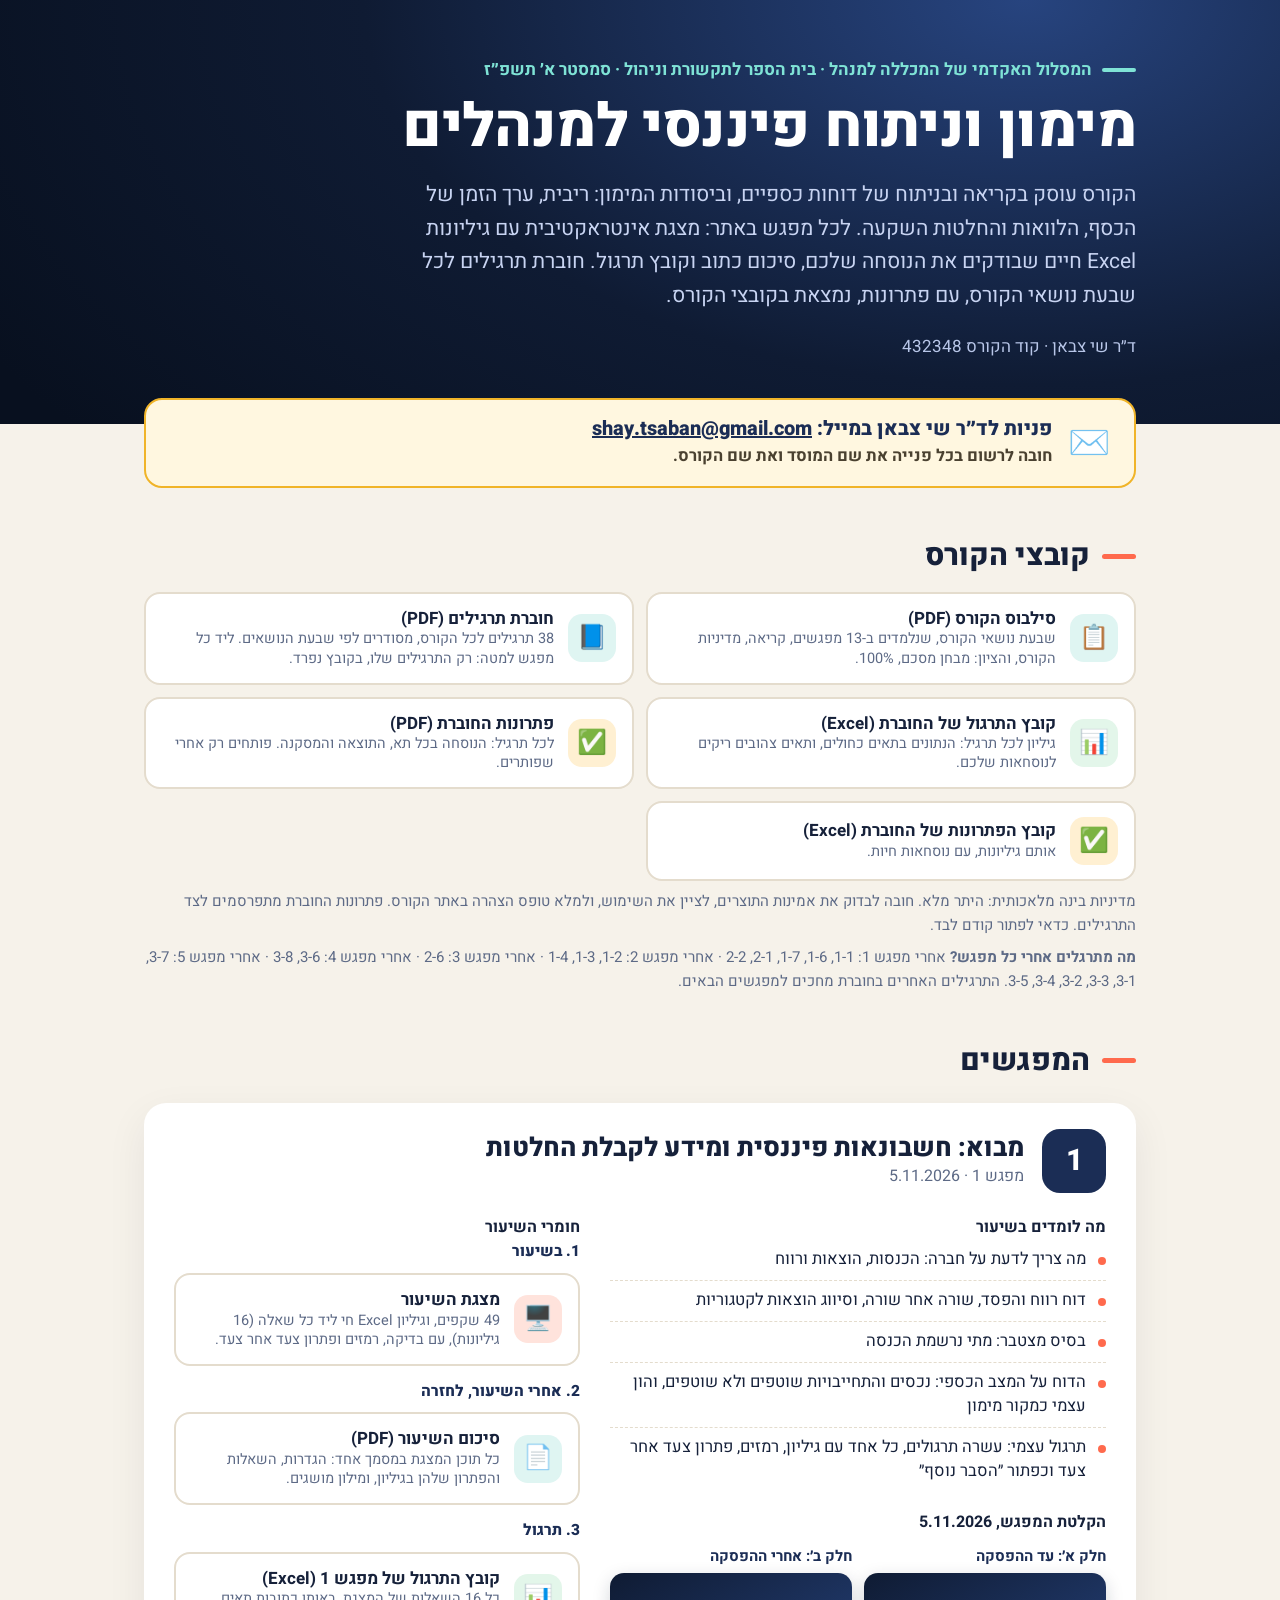
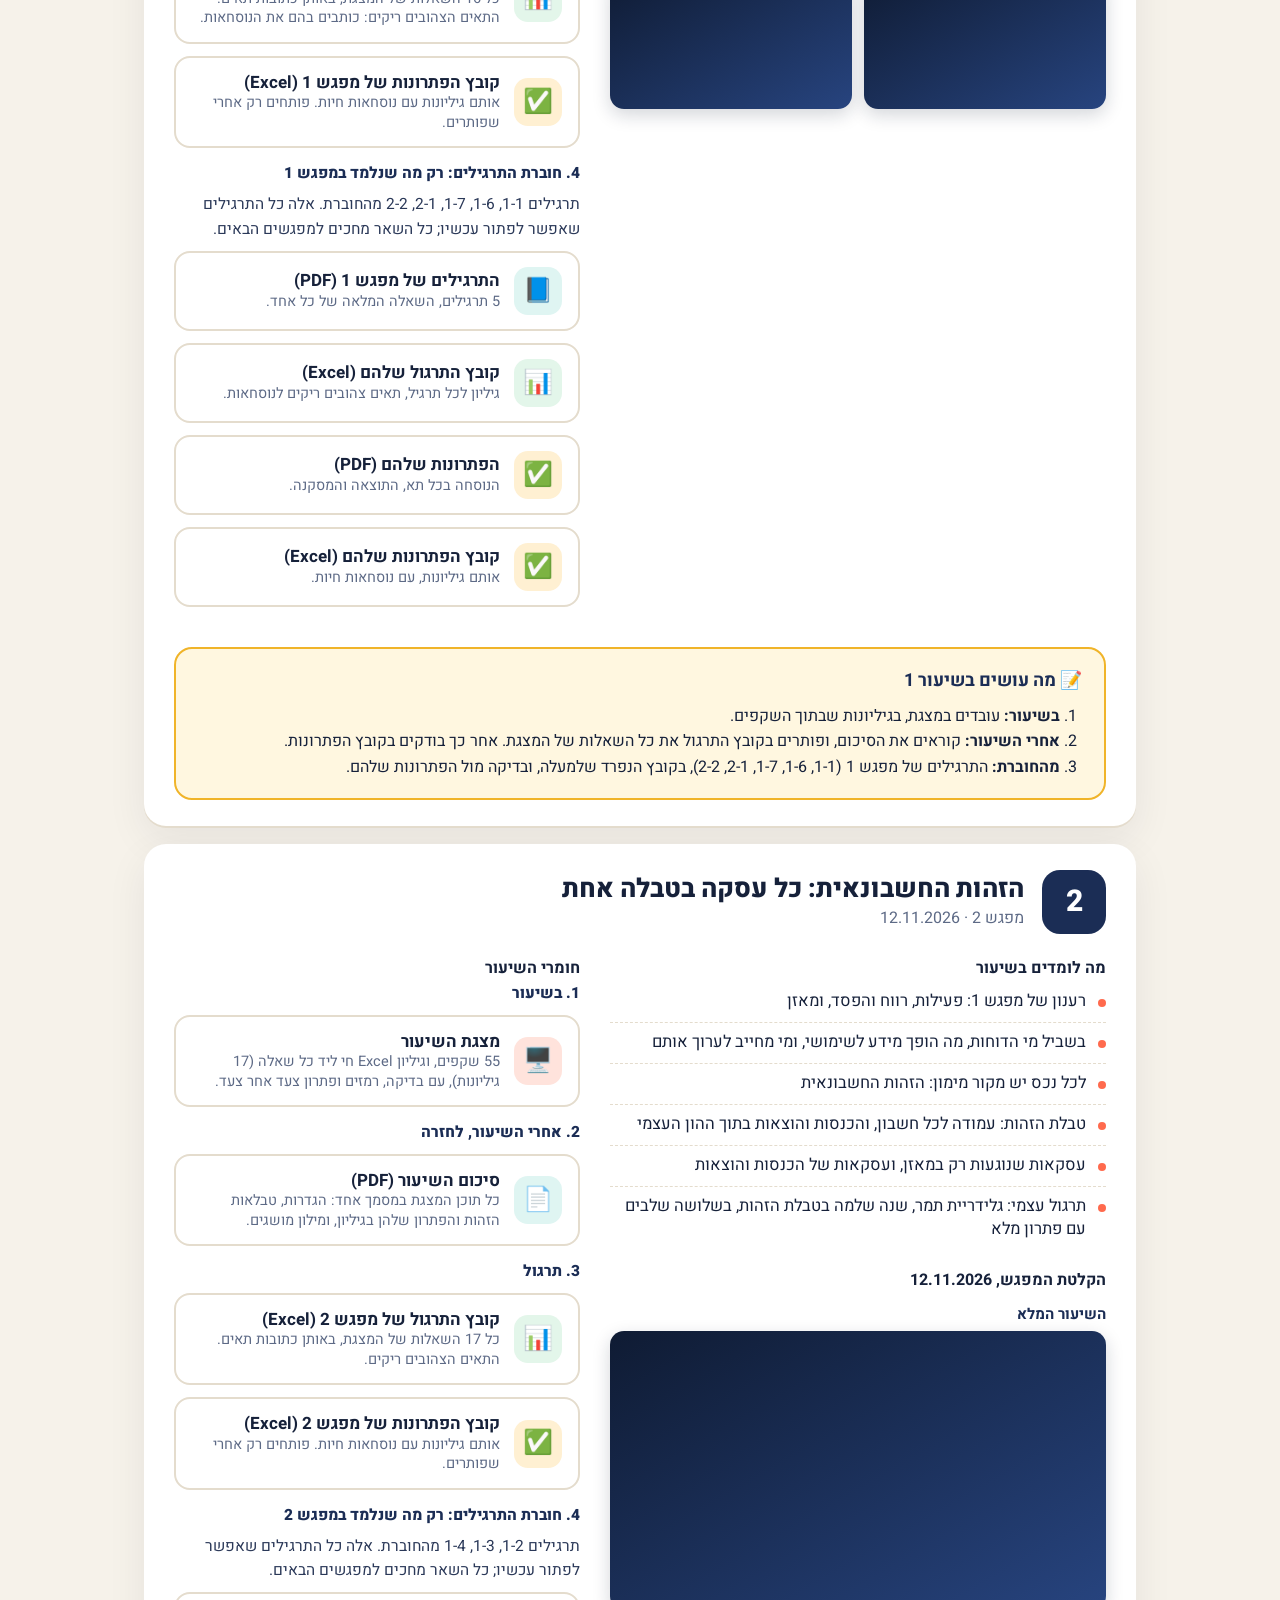
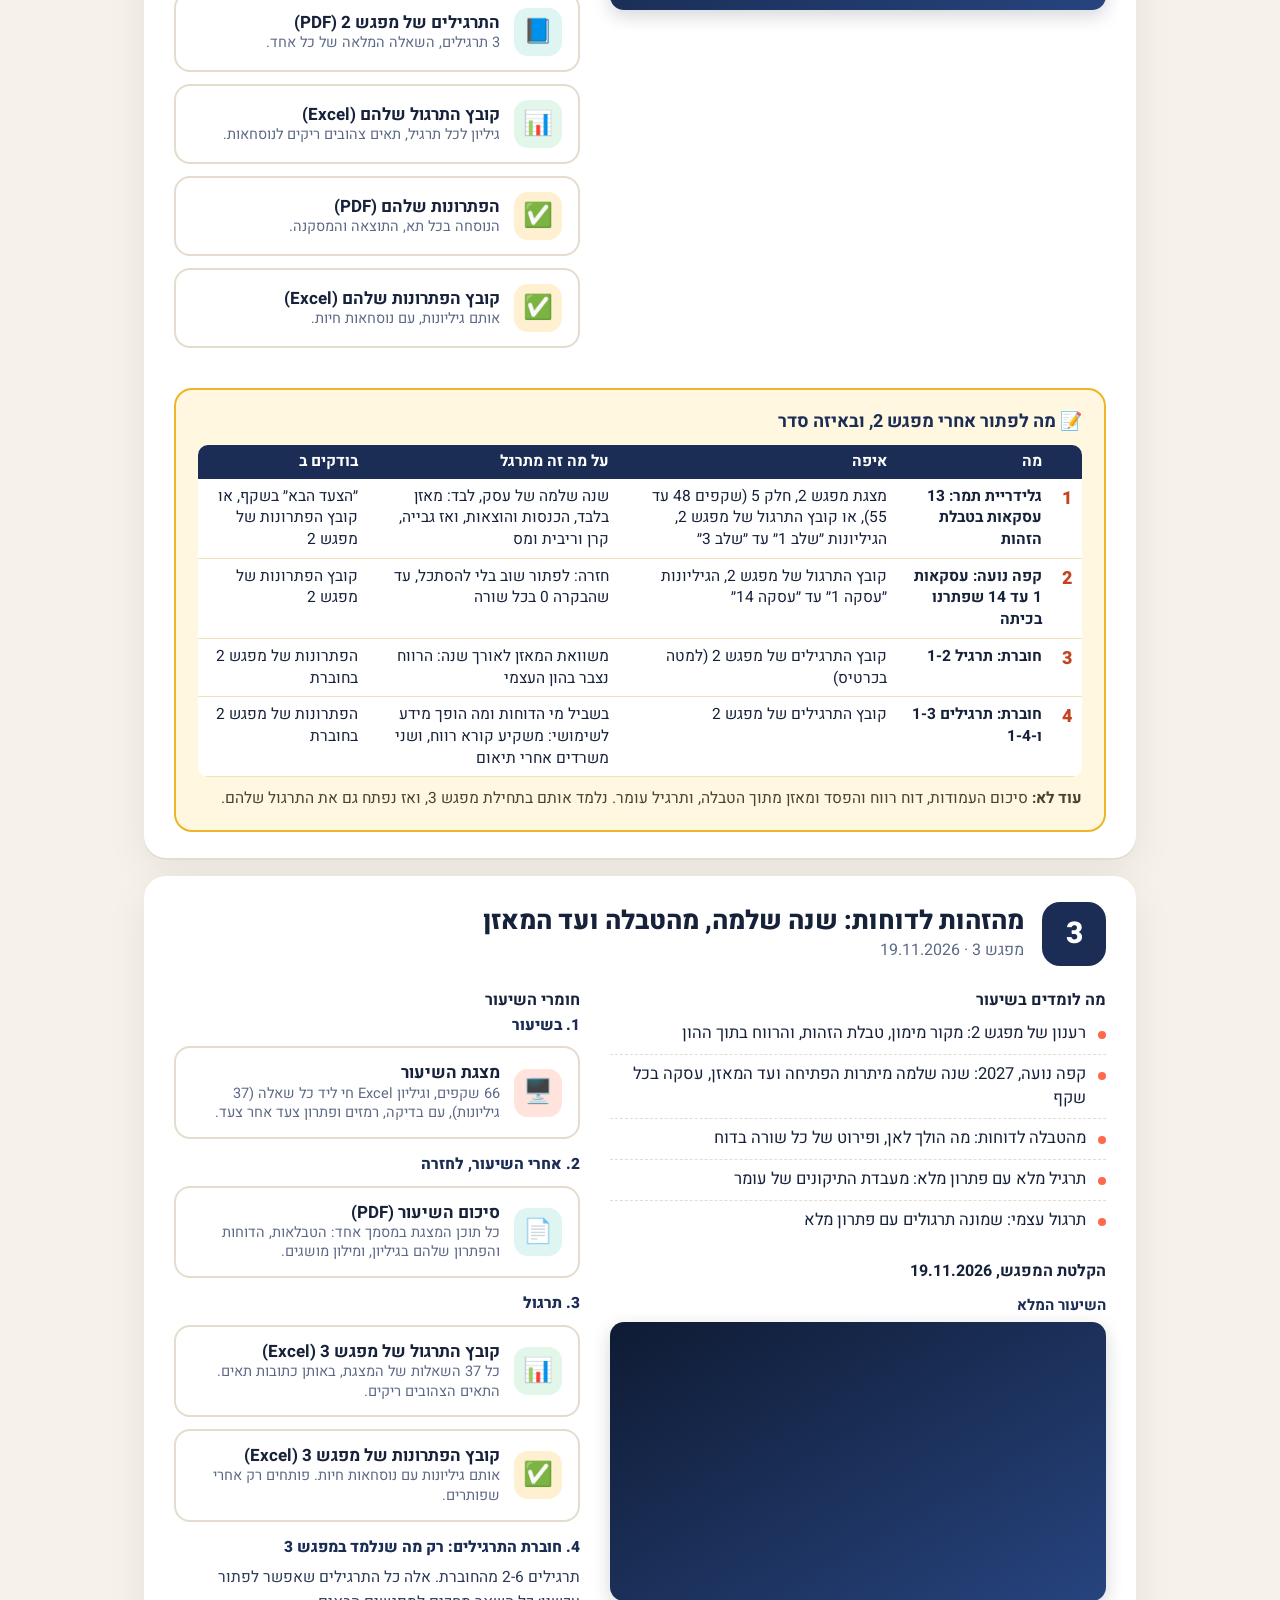
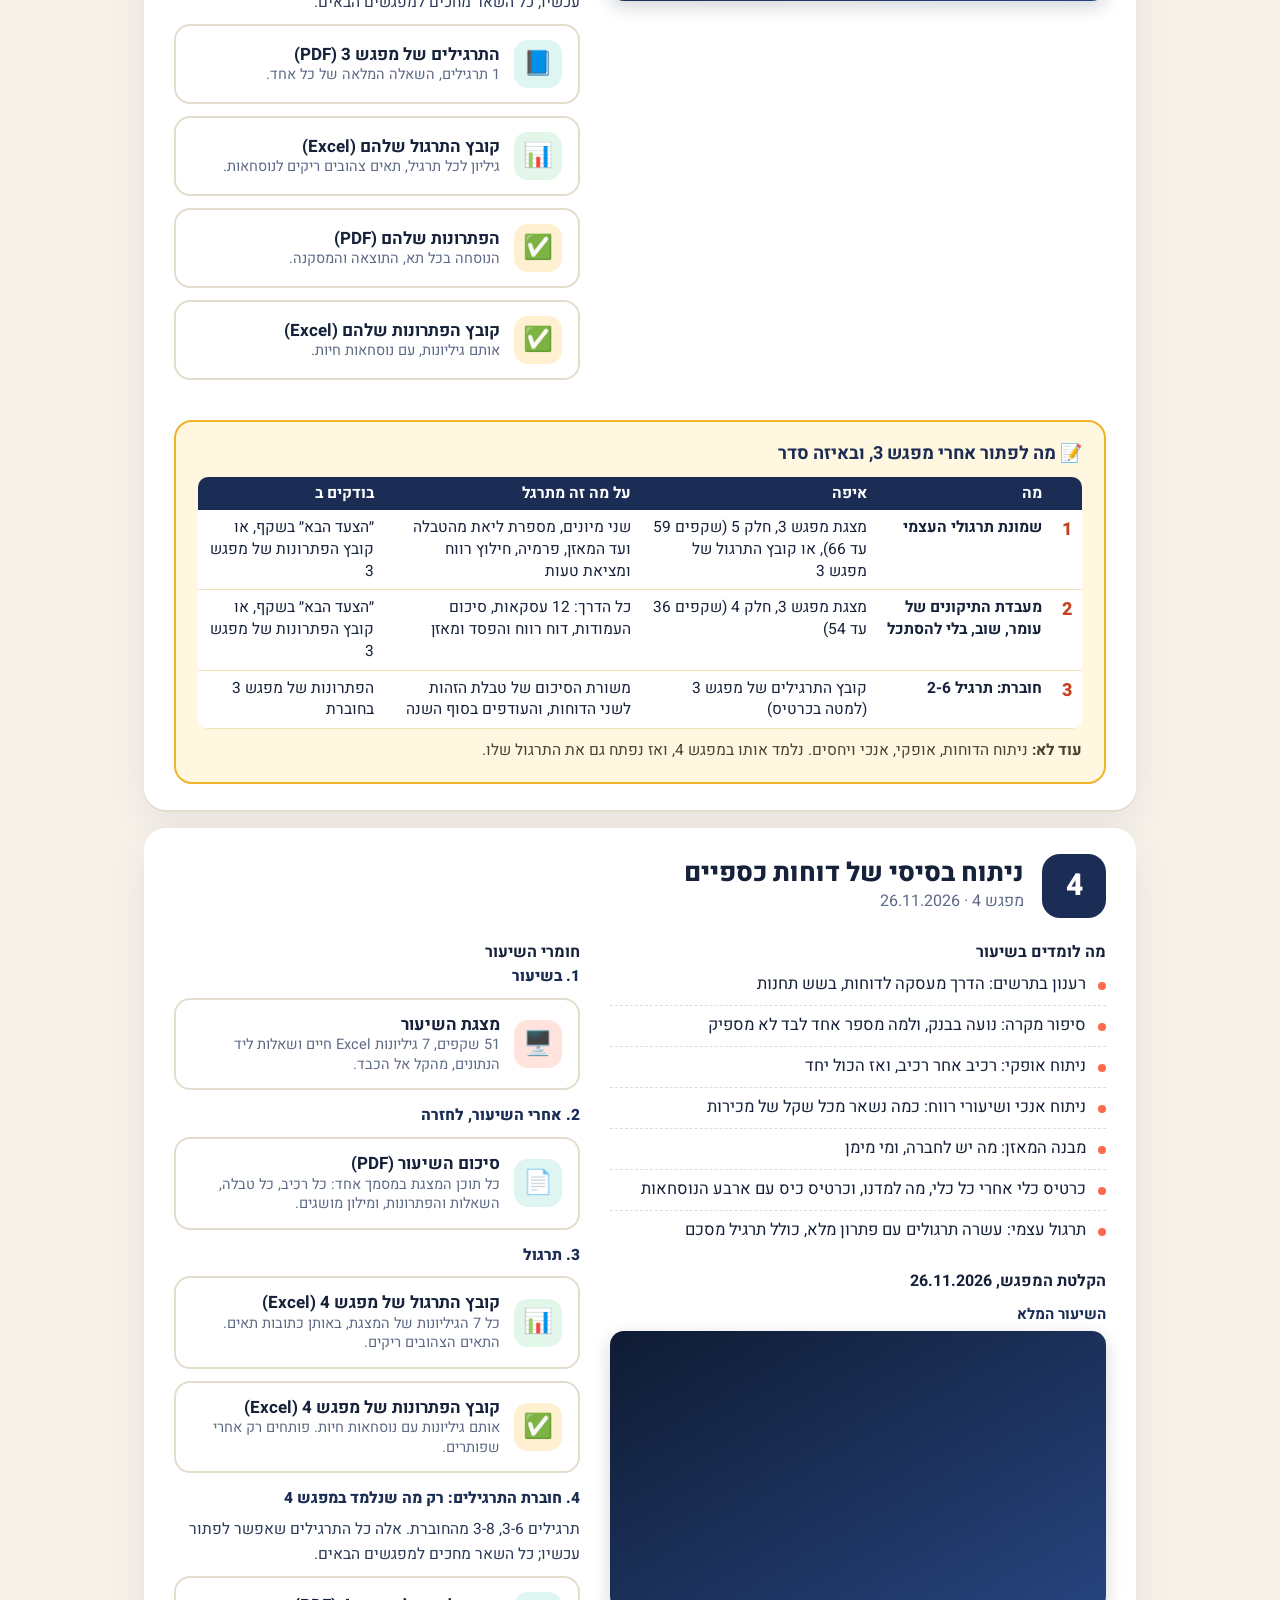
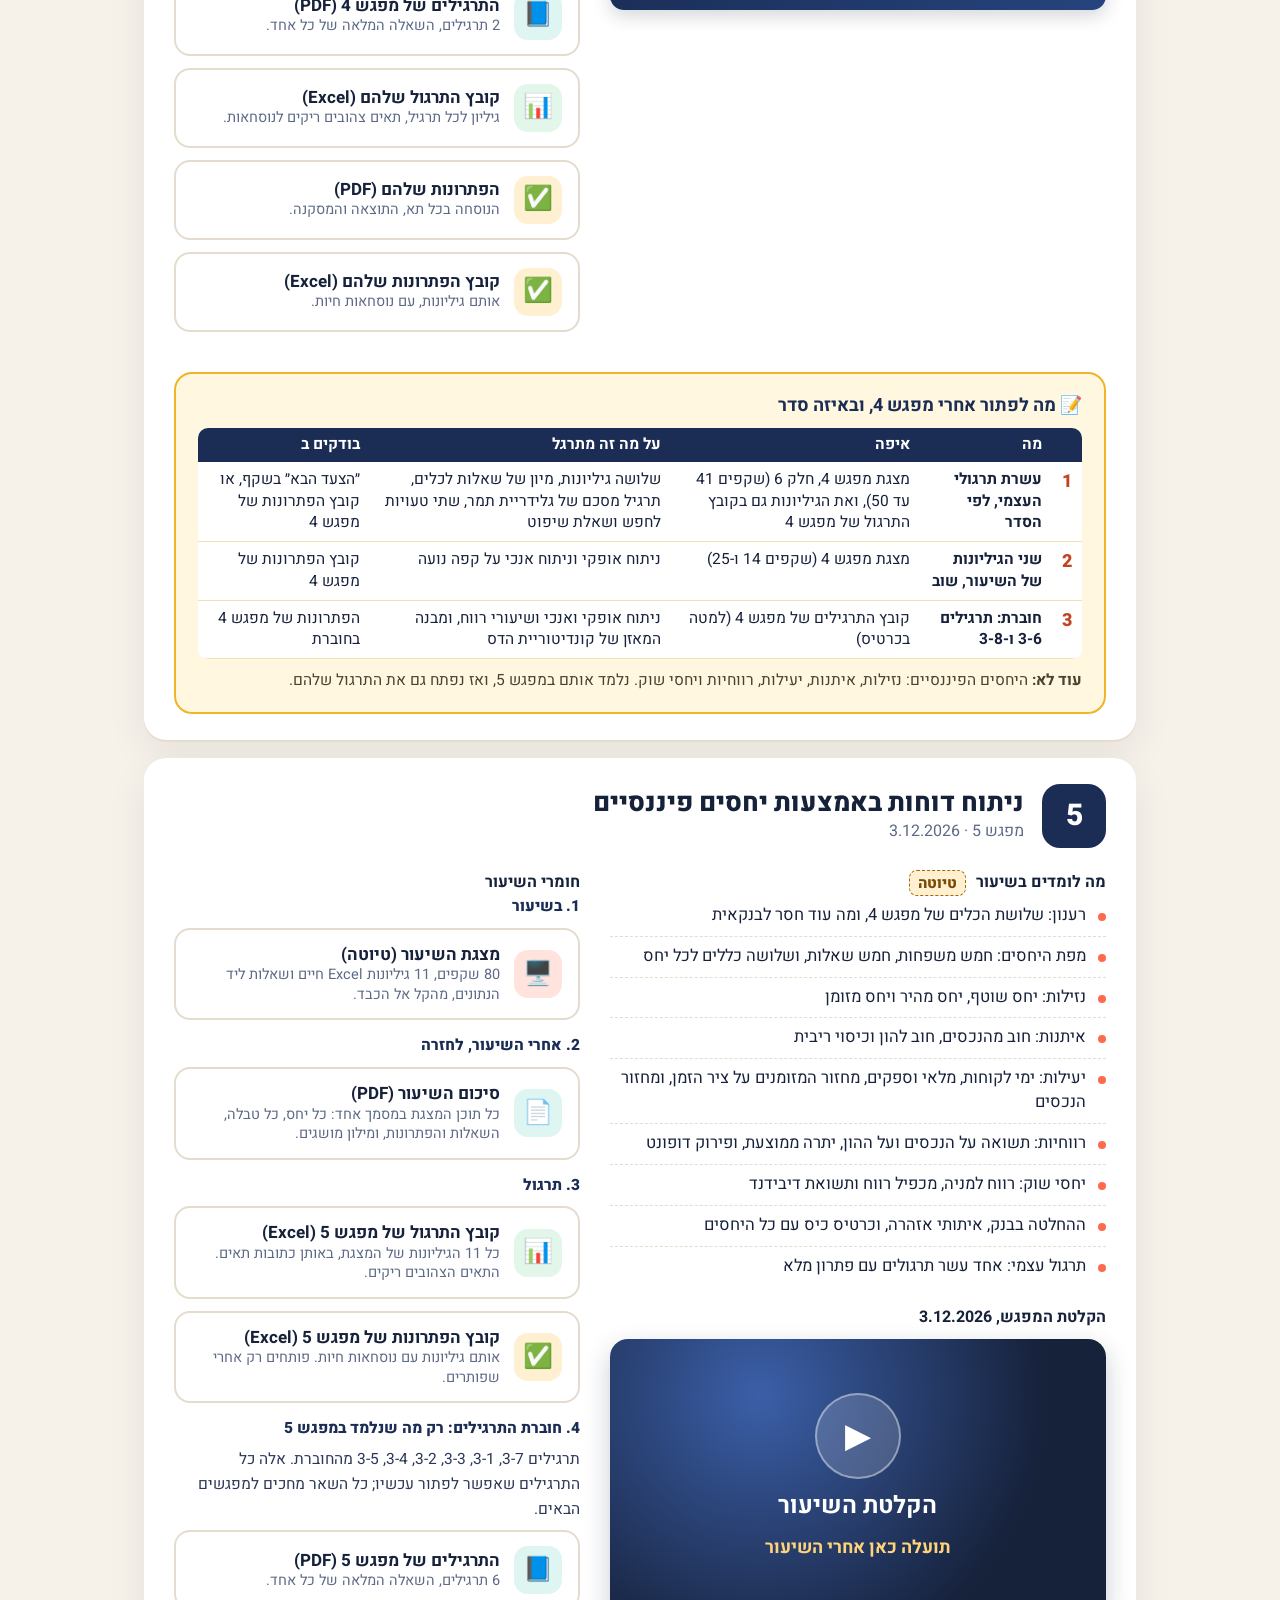
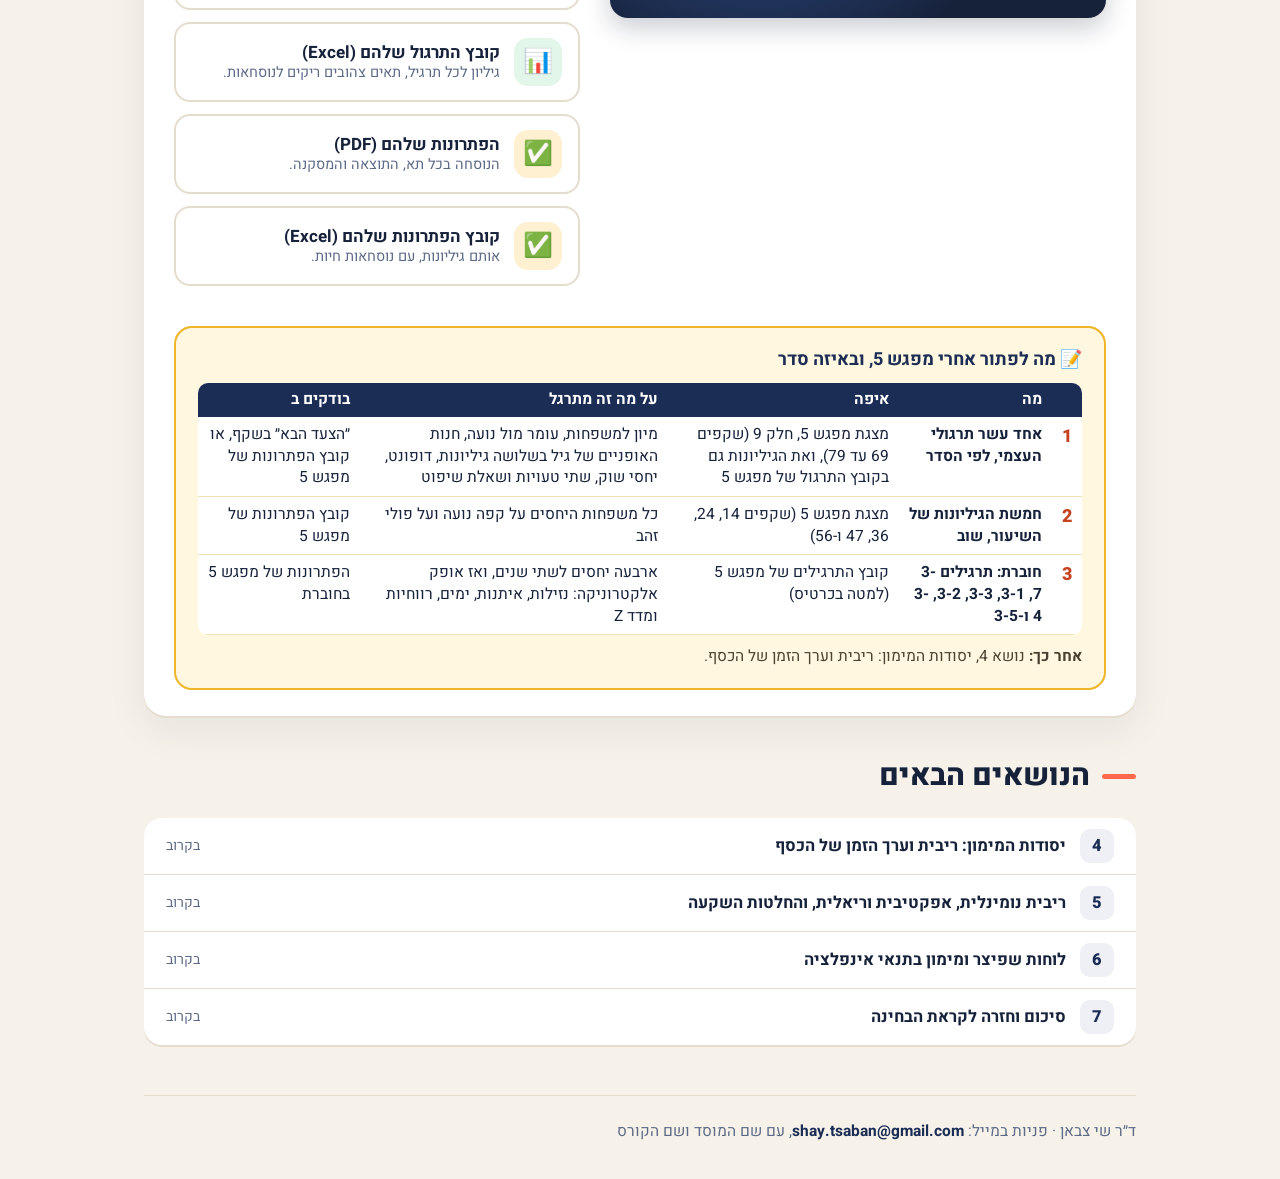
<file: index.html>
<!doctype html>
<html lang="he" dir="rtl">
<head>
<meta charset="utf-8">
<meta name="viewport" content="width=device-width,initial-scale=1">
<title>מימון וניתוח פיננסי למנהלים | אתר הקורס</title>
<meta name="description" content="אתר הקורס מימון וניתוח פיננסי למנהלים, המסלול האקדמי של המכללה למנהל: מצגות אינטראקטיביות עם גיליונות Excel חיים, סיכומים, חוברת תרגילים וקובצי תרגול.">
<link rel="stylesheet" href="assets/fonts.css">
<style>
:root{--ink:#16213a;--ink2:#2a3858;--mut:#5d6a86;--paper:#f6f2ea;--card:#fff;--line:#e4dccd;--coral:#ff6a4d;--navy:#0f1b33;--navy2:#1b2d55}
*{box-sizing:border-box;margin:0;padding:0}
html{-webkit-text-size-adjust:100%}
body{font-family:'Heebo','Segoe UI','Arial Hebrew',Arial,sans-serif;background:var(--paper);color:var(--ink);line-height:1.6;-webkit-font-smoothing:antialiased;overflow-wrap:break-word}
a{color:inherit;text-decoration:none}
.n{direction:ltr;unicode-bidi:isolate}
.wrap{max-width:1040px;margin:0 auto;padding:0 24px}
.hero{background:radial-gradient(1200px 700px at 80% 0%,#27447f 0%,var(--navy) 55%,#08101f 100%);color:#fff;padding:56px 0 64px}
.kick{font-size:17px;font-weight:700;color:#7fe3d6;display:flex;gap:10px;align-items:center}
.kick:before{content:"";flex:none;width:34px;height:4px;border-radius:4px;background:#7fe3d6}
h1{font-size:clamp(34px,6vw,60px);line-height:1.15;font-weight:800;letter-spacing:-.01em;margin-top:10px}
.lead{font-size:clamp(17px,2.4vw,21px);color:#c8d4f2;max-width:720px;margin-top:16px}
.meta{margin-top:20px;color:#b8c6e8;font-size:17px}
section.block{padding-top:44px}
h2.sec{font-size:30px;font-weight:800;display:flex;gap:12px;align-items:center}
h2.sec:before{content:"";flex:none;width:34px;height:5px;border-radius:5px;background:var(--coral)}
.lec{margin-top:18px;background:var(--card);border-radius:22px;box-shadow:0 2px 0 var(--line),0 14px 40px rgba(22,33,58,.07);overflow:hidden}
.lec-head{padding:26px 30px 8px;display:flex;gap:18px;align-items:center}
.lec-n{flex:none;width:64px;height:64px;border-radius:18px;background:var(--navy2);color:#fff;display:grid;place-items:center;font-size:30px;font-weight:800}
.lec-head h3{font-size:26px;line-height:1.25;font-weight:800}
.lec-head .sub{color:var(--mut);font-size:16px}
.soon{color:var(--mut);font-size:17px;line-height:1.5}
.draft{display:inline-block;background:#fff1c7;color:#8a5a00;border:1px solid #f0b429;border-radius:999px;font-size:13px;font-weight:800;padding:1px 10px;margin-right:6px;vertical-align:middle}
.soon+.links{margin-top:8px}
.lec-body{display:grid;grid-template-columns:1.1fr .9fr;gap:30px;padding:14px 30px 26px}
.lec-body h4,.learn{list-style:none}
.learn li{padding:8px 20px 8px 0;position:relative;border-bottom:1px dashed var(--line);font-size:16.5px;line-height:1.45}
.learn li:last-child{border:0}
.learn li:before{content:"";position:absolute;right:0;top:17px;width:8px;height:8px;border-radius:50%;background:var(--coral)}
.links{display:flex;flex-direction:column;gap:12px}
.lk{display:flex;gap:14px;align-items:center;border-radius:16px;padding:14px 16px;border:2px solid var(--line);background:#fff;transition:transform .15s,border-color .15s,box-shadow .15s}
.lk:hover{transform:translateY(-2px);border-color:var(--coral);box-shadow:0 8px 20px rgba(22,33,58,.1)}
.lk .e{flex:none;width:48px;height:48px;border-radius:14px;display:grid;place-items:center;font-size:24px}
.lk b{display:block;font-size:17px;line-height:1.25}
.lk .d{font-size:14.5px;color:var(--mut);line-height:1.35;display:block}
.lk.p .e{background:#ffe3dc}.lk.s .e{background:#dff5f2}
footer{margin-top:50px;padding:24px 0 34px;border-top:1px solid var(--line);color:var(--mut);font-size:15.5px}
footer a{color:var(--navy2);font-weight:700;direction:ltr;unicode-bidi:isolate;display:inline-block}
@media (max-width:760px){
 .wrap{padding:0 16px}
 .hero{padding:40px 0 44px}
 h2.sec{font-size:25px}
 .lec-head{padding:20px 18px 6px;gap:12px}
 .lec-n{width:50px;height:50px;font-size:24px;border-radius:14px}
 .lec-head h3{font-size:22px}
 .lec-body{grid-template-columns:minmax(0,1fr);gap:22px;padding:12px 18px 22px}
  }

.cgrid{display:grid;grid-template-columns:1fr 1fr;gap:12px;margin-top:12px}
.cnote{font-size:15px;color:var(--mut);margin-top:8px}
.bkm .bkl{font-size:15.5px;color:var(--ink2);margin:-2px 0 8px}
.slv{width:100%;border-collapse:collapse;font-size:15.5px;line-height:1.4;background:#fff;border-radius:10px;overflow:hidden}
.slv th{background:#1b2d55;color:#fff;text-align:right;padding:6px 10px;font-weight:700}
.slv td{border-bottom:1px solid #f0e2b4;padding:7px 10px;vertical-align:top}
.slv td.k{font-weight:800;color:#c4421f;font-size:18px;text-align:center;width:28px}
.slvn{font-size:15.5px;margin-top:10px;color:#4a4130}
@media (max-width:760px){.slv,.slv tbody,.slv tr,.slv td{display:block;width:100%}.slv tr:first-child{display:none}.slv tr{border-bottom:2px solid #f0b429;padding:6px 0}.slv td{border:0;padding:2px 8px}.slv td.k{text-align:right}}
.grp{margin-bottom:14px}.grp h5{font-size:15.5px;font-weight:800;color:var(--navy2);margin:0 0 8px}
@media (max-width:760px){.cgrid{grid-template-columns:1fr}}
.contact{margin-top:14px;background:#fff7e0;border:2px solid #f0b429;border-radius:18px;padding:16px 24px;display:flex;gap:16px;align-items:center}
.contact .ic{font-size:34px;flex:none}
.contact h2{font-size:20px;font-weight:800;line-height:1.3;color:var(--navy2)}
.contact h2 a{direction:ltr;unicode-bidi:isolate;display:inline-block;text-decoration:underline;overflow-wrap:anywhere}
.contact p{font-size:16.5px;line-height:1.45;margin-top:3px;color:#4a4130}
@media (max-width:760px){.contact{padding:14px 16px}.contact .ic{display:none}.contact h2{font-size:18px}}
.live{margin-top:-26px;position:relative;z-index:2;background:linear-gradient(120deg,#ff6a4d,#ff8f5a);color:#fff;border-radius:20px;padding:22px 28px;display:flex;gap:20px;align-items:center;box-shadow:0 14px 34px rgba(255,106,77,.35)}
.live .ic{font-size:44px;flex:none}
.live h2{font-size:26px;font-weight:800;line-height:1.2}
.live p{font-size:16.5px;margin-top:4px;line-height:1.4}
.live p a{text-decoration:underline;font-weight:700}
.live .go{flex:none;margin-right:auto;background:#fff;color:#c4421f;font-weight:800;font-size:19px;padding:14px 26px;border-radius:14px;text-align:center;transition:transform .15s}
.live .go:hover{transform:translateY(-2px)}
.live .go small{display:block;font-weight:600;font-size:13px;color:#5d6a86}
@media (max-width:760px){.live{flex-direction:column;align-items:stretch;padding:20px 18px;margin-top:-18px}.live .ic{display:none}.live .go{margin-right:0}}
.solutions{margin-top:18px;background:#fff;border-radius:20px;padding:24px 28px;display:flex;gap:22px;align-items:flex-start;box-shadow:0 2px 0 var(--line),0 10px 30px rgba(22,33,58,.07);border-right:8px solid #6d4df2}
.solutions .ic{font-size:44px;flex:none}
.solutions h3{font-size:22px;font-weight:800;line-height:1.25}
.solutions .tag{display:inline-block;background:#ece8ff;color:#4f33c9;border-radius:99px;padding:2px 14px;font-weight:700;font-size:14px;margin-bottom:6px}
.solutions p{font-size:16px;color:var(--ink2);margin-top:6px}
.solutions .warn{margin-top:12px;background:#fff7e0;border-right:5px solid #f0b429;border-radius:10px;padding:10px 14px;font-size:15px;color:#4a4130}
.solutions .btn2{flex:none;margin-right:auto;align-self:center;background:#6d4df2;color:#fff;font-weight:800;font-size:17px;padding:12px 22px;border-radius:14px;text-align:center;transition:transform .15s}
.solutions .btn2:hover{transform:translateY(-2px)}
.solutions .btn2 small{display:block;font-weight:500;font-size:13px;opacity:.9}
.lk.x .e{background:#e3f6ea}.lk.r .e{background:#fff0d2}
.draft{display:inline-block;background:#fff0d2;border:1.5px dashed #a86703;color:#7a4a00;border-radius:8px;padding:0 8px;font-size:15px;vertical-align:middle;margin-right:6px}.rec1{margin-top:18px}.recbig{position:relative;aspect-ratio:16/9;width:100%;border-radius:18px;overflow:hidden;background:radial-gradient(circle at 30% 20%,#3b5fa8,#16213a 70%);box-shadow:0 10px 26px rgba(15,27,51,.22);display:grid;place-items:center}.rb-in{display:flex;flex-direction:column;align-items:center;gap:8px;color:#d6e0f7;text-align:center}.rb-play{width:86px;height:86px;border-radius:50%;background:rgba(255,255,255,.16);border:2px solid rgba(255,255,255,.4);display:grid;place-items:center;font-size:34px;color:#fff;direction:ltr}.rb-in b{color:#fff;font-size:24px}.rb-in span:last-child{font-size:18px;color:#ffd37a;font-weight:700}.rec1 h4{margin-bottom:8px}.recrow{display:flex;gap:12px;flex-wrap:wrap}.recone{flex:1 1 220px;min-width:0;margin-bottom:12px}.reclab{font-size:15px;font-weight:700;color:var(--navy2);margin-bottom:5px}
.recbox{position:relative;aspect-ratio:16/9;border-radius:14px;overflow:hidden;background:linear-gradient(150deg,#0f1b33,#27447f);box-shadow:0 6px 18px rgba(15,27,51,.18)}
.recbox iframe{position:absolute;inset:0;width:100%;height:100%;border:0}
.recwait{position:absolute;inset:0;display:flex;flex-direction:column;align-items:center;justify-content:center;gap:4px;color:#d6e0f7;text-align:center;font-size:15px}
.recwait .play{width:54px;height:54px;border-radius:50%;background:rgba(255,255,255,.14);display:grid;place-items:center;font-size:22px;color:#fff;margin-bottom:6px;direction:ltr}
.recwait b{color:#fff;font-size:17px}
.todo{margin:0 30px 26px;background:#fff7e0;border:2px solid #f0b429;border-radius:18px;padding:18px 22px}
.todo h4{font-size:18px;color:var(--navy2);margin-bottom:8px}
.todo ol{padding-inline-start:22px;font-size:16px;line-height:1.6}
.ups{list-style:none;margin-top:18px;background:var(--card);border-radius:18px;box-shadow:0 2px 0 var(--line);overflow:hidden}
.ups li{display:flex;gap:14px;align-items:center;padding:11px 22px;border-bottom:1px solid var(--line);font-size:16.5px;font-weight:600}
.ups li:last-child{border:0}
.ups .un{flex:none;min-width:34px;padding:0 6px;white-space:nowrap;height:34px;border-radius:10px;background:#eef0f6;color:var(--navy2);display:grid;place-items:center;font-weight:800}
.ups em{margin-right:auto;font-style:normal;color:var(--mut);font-size:14px;font-weight:500}
@media (max-width:760px){.solutions{flex-direction:column;padding:20px 18px}.solutions .btn2{margin-right:0;width:100%}.todo{margin:0 18px 22px;padding:14px 16px}.ups li{padding:10px 14px}}
</style>
</head>
<body>
<header class="hero"><div class="wrap">
<div class="kick"><span>המסלול האקדמי של המכללה למנהל · בית הספר לתקשורת וניהול · סמסטר א׳ תשפ״ז</span></div>
<h1>מימון וניתוח פיננסי למנהלים</h1>
<p class="lead">הקורס עוסק בקריאה ובניתוח של דוחות כספיים, וביסודות המימון: ריבית, ערך הזמן של הכסף, הלוואות והחלטות השקעה. לכל מפגש באתר: מצגת אינטראקטיבית עם גיליונות Excel חיים שבודקים את הנוסחה שלכם, סיכום כתוב וקובץ תרגול. חוברת תרגילים לכל שבעת נושאי הקורס, עם פתרונות, נמצאת בקובצי הקורס.</p>
<p class="meta">ד״ר שי צבאן · קוד הקורס <span class="n">432348</span></p>
</div></header>
<main class="wrap">
<section class="contact" id="contact" style="margin-top:-26px;position:relative;z-index:2">
<div class="ic">✉️</div>
<div><h2>פניות לד״ר שי צבאן במייל: <a href="mailto:shay.tsaban@gmail.com">shay.tsaban@gmail.com</a></h2>
<p><b>חובה לרשום בכל פנייה את שם המוסד ואת שם הקורס.</b></p></div>
</section>
<section class="block" id="course-files">
<h2 class="sec">קובצי הקורס</h2>
<div class="cgrid">
<a class="lk s" href="materials/syllabus.pdf" target="_blank" rel="noopener"><span class="e">📋</span><span><b>סילבוס הקורס (PDF)</b><span class="d">שבעת נושאי הקורס, שנלמדים ב-13 מפגשים, קריאה, מדיניות הקורס, והציון: מבחן מסכם, <span class="n">100%</span>.</span></span></a>
<a class="lk s" href="materials/booklet.pdf" target="_blank" rel="noopener"><span class="e">📘</span><span><b>חוברת תרגילים (PDF)</b><span class="d"><span class="n">38</span> תרגילים לכל הקורס, מסודרים לפי שבעת הנושאים. ליד כל מפגש למטה: רק התרגילים שלו, בקובץ נפרד.</span></span></a>
<a class="lk x" href="materials/booklet-practice.xlsx" download><span class="e">📊</span><span><b>קובץ התרגול של החוברת (Excel)</b><span class="d">גיליון לכל תרגיל: הנתונים בתאים כחולים, ותאים צהובים ריקים לנוסחאות שלכם.</span></span></a>
<a class="lk r" href="materials/booklet-solutions.pdf" target="_blank" rel="noopener"><span class="e">✅</span><span><b>פתרונות החוברת (PDF)</b><span class="d">לכל תרגיל: הנוסחה בכל תא, התוצאה והמסקנה. פותחים רק אחרי שפותרים.</span></span></a>
<a class="lk r" href="materials/booklet-solutions.xlsx" download><span class="e">✅</span><span><b>קובץ הפתרונות של החוברת (Excel)</b><span class="d">אותם גיליונות, עם נוסחאות חיות.</span></span></a>
</div>
<p class="cnote">מדיניות בינה מלאכותית: היתר מלא. חובה לבדוק את אמינות התוצרים, לציין את השימוש, ולמלא טופס הצהרה באתר הקורס. פתרונות החוברת מתפרסמים לצד התרגילים. כדאי לפתור קודם לבד.</p>
<p class="cnote"><b>מה מתרגלים אחרי כל מפגש?</b> אחרי מפגש <span class="n">1</span>: <span class="n">1-1</span>, <span class="n">1-6</span>, <span class="n">1-7</span>, <span class="n">2-1</span>, <span class="n">2-2</span> · אחרי מפגש <span class="n">2</span>: <span class="n">1-2</span>, <span class="n">1-3</span>, <span class="n">1-4</span> · אחרי מפגש <span class="n">3</span>: <span class="n">2-6</span> · אחרי מפגש <span class="n">4</span>: <span class="n">3-6</span>, <span class="n">3-8</span> · אחרי מפגש <span class="n">5</span>: <span class="n">3-7</span>, <span class="n">3-1</span>, <span class="n">3-3</span>, <span class="n">3-2</span>, <span class="n">3-4</span>, <span class="n">3-5</span>. התרגילים האחרים בחוברת מחכים למפגשים הבאים.</p>
</section>
<section class="block">
<h2 class="sec">המפגשים</h2>
<article class="lec" id="lesson-1">
<div class="lec-head"><div class="lec-n">1</div><div><h3>מבוא: חשבונאות פיננסית ומידע לקבלת החלטות</h3><div class="sub">מפגש <span class="n">1</span> · <span class="n">5.11.2026</span></div></div></div>
<div class="lec-body">
<div><h4>מה לומדים בשיעור</h4><ul class="learn">
<li>מה צריך לדעת על חברה: הכנסות, הוצאות ורווח</li>
<li>דוח רווח והפסד, שורה אחר שורה, וסיווג הוצאות לקטגוריות</li>
<li>בסיס מצטבר: מתי נרשמת הכנסה</li>
<li>הדוח על המצב הכספי: נכסים והתחייבויות שוטפים ולא שוטפים, והון עצמי כמקור מימון</li>
<li>תרגול עצמי: עשרה תרגולים, כל אחד עם גיליון, רמזים, פתרון צעד אחר צעד וכפתור ״הסבר נוסף״</li>
</ul><div class="rec1" id="rec-1"><h4>הקלטת המפגש, <span class="n">5.11.2026</span></h4><div class="recrow"><div class="recone"><div class="reclab">חלק א׳: עד ההפסקה</div><div class="recbox"><iframe src="https://www.youtube-nocookie.com/embed/esIJkot7pak" title="הקלטת מפגש 1, חלק א׳: עד ההפסקה" loading="lazy" allow="accelerometer; autoplay; clipboard-write; encrypted-media; gyroscope; picture-in-picture; web-share" referrerpolicy="strict-origin-when-cross-origin" allowfullscreen></iframe></div></div><div class="recone"><div class="reclab">חלק ב׳: אחרי ההפסקה</div><div class="recbox"><iframe src="https://www.youtube-nocookie.com/embed/c-G8rGVlHvk" title="הקלטת מפגש 1, חלק ב׳: אחרי ההפסקה" loading="lazy" allow="accelerometer; autoplay; clipboard-write; encrypted-media; gyroscope; picture-in-picture; web-share" referrerpolicy="strict-origin-when-cross-origin" allowfullscreen></iframe></div></div></div></div></div>
<div><h4>חומרי השיעור</h4>
<div class="grp"><h5>1. בשיעור</h5><div class="links">
<a class="lk p" href="lectures/lecture-1/presentation.html"><span class="e">🖥️</span><span><b>מצגת השיעור</b><span class="d"><span class="n">49</span> שקפים, וגיליון Excel חי ליד כל שאלה (<span class="n">16</span> גיליונות), עם בדיקה, רמזים ופתרון צעד אחר צעד.</span></span></a>
</div></div>
<div class="grp"><h5>2. אחרי השיעור, לחזרה</h5><div class="links">
<a class="lk s" href="lectures/lecture-1/summary.pdf"><span class="e">📄</span><span><b>סיכום השיעור (PDF)</b><span class="d">כל תוכן המצגת במסמך אחד: הגדרות, השאלות והפתרון שלהן בגיליון, ומילון מושגים.</span></span></a>
</div></div>
<div class="grp"><h5>3. תרגול</h5><div class="links">
<a class="lk x" href="materials/practice-1.xlsx" download><span class="e">📊</span><span><b>קובץ התרגול של מפגש 1 (Excel)</b><span class="d">כל <span class="n">16</span> השאלות של המצגת, באותן כתובות תאים. התאים הצהובים ריקים: כותבים בהם את הנוסחאות.</span></span></a>
<a class="lk r" href="materials/practice-1-solutions.xlsx" download><span class="e">✅</span><span><b>קובץ הפתרונות של מפגש 1 (Excel)</b><span class="d">אותם גיליונות עם נוסחאות חיות. פותחים רק אחרי שפותרים.</span></span></a>
</div></div>
<div class="grp bkm"><h5>4. חוברת התרגילים: רק מה שנלמד במפגש 1</h5><p class="bkl">תרגילים <span class="n">1-1</span>, <span class="n">1-6</span>, <span class="n">1-7</span>, <span class="n">2-1</span>, <span class="n">2-2</span> מהחוברת. אלה כל התרגילים שאפשר לפתור עכשיו; כל השאר מחכים למפגשים הבאים.</p><div class="links"><a class="lk s" href="materials/booklet-m1.pdf" target="_blank" rel="noopener"><span class="e">📘</span><span><b>התרגילים של מפגש 1 (PDF)</b><span class="d"><span class="n">5</span> תרגילים, השאלה המלאה של כל אחד.</span></span></a><a class="lk x" href="materials/booklet-m1-practice.xlsx" download><span class="e">📊</span><span><b>קובץ התרגול שלהם (Excel)</b><span class="d">גיליון לכל תרגיל, תאים צהובים ריקים לנוסחאות.</span></span></a><a class="lk r" href="materials/booklet-m1-solutions.pdf" target="_blank" rel="noopener"><span class="e">✅</span><span><b>הפתרונות שלהם (PDF)</b><span class="d">הנוסחה בכל תא, התוצאה והמסקנה.</span></span></a><a class="lk r" href="materials/booklet-m1-solutions.xlsx" download><span class="e">✅</span><span><b>קובץ הפתרונות שלהם (Excel)</b><span class="d">אותם גיליונות, עם נוסחאות חיות.</span></span></a></div></div>
</div>
</div>
<div class="todo"><h4>📝 מה עושים בשיעור <span class="n">1</span></h4><ol>
<li><b>בשיעור:</b> עובדים במצגת, בגיליונות שבתוך השקפים.</li>
<li><b>אחרי השיעור:</b> קוראים את הסיכום, ופותרים בקובץ התרגול את כל השאלות של המצגת. אחר כך בודקים בקובץ הפתרונות.</li>
<li><b>מהחוברת:</b> התרגילים של מפגש 1 (<span class="n">1-1</span>, <span class="n">1-6</span>, <span class="n">1-7</span>, <span class="n">2-1</span>, <span class="n">2-2</span>), בקובץ הנפרד שלמעלה, ובדיקה מול הפתרונות שלהם.</li>
</ol></div>
</article>
<article class="lec" id="lesson-2">
<div class="lec-head"><div class="lec-n">2</div><div><h3>הזהות החשבונאית: כל עסקה בטבלה אחת</h3><div class="sub">מפגש <span class="n">2</span> · <span class="n">12.11.2026</span></div></div></div>
<div class="lec-body">
<div><h4>מה לומדים בשיעור</h4><ul class="learn">
<li>רענון של מפגש 1: פעילות, רווח והפסד, ומאזן</li>
<li>בשביל מי הדוחות, מה הופך מידע לשימושי, ומי מחייב לערוך אותם</li>
<li>לכל נכס יש מקור מימון: הזהות החשבונאית</li>
<li>טבלת הזהות: עמודה לכל חשבון, והכנסות והוצאות בתוך ההון העצמי</li>
<li>עסקאות שנוגעות רק במאזן, ועסקאות של הכנסות והוצאות</li>
<li>תרגול עצמי: גלידריית תמר, שנה שלמה בטבלת הזהות, בשלושה שלבים עם פתרון מלא</li>
</ul><div class="rec1" id="rec-2"><h4>הקלטת המפגש, <span class="n">12.11.2026</span></h4><div class="recrow"><div class="recone"><div class="reclab">השיעור המלא</div><div class="recbox"><iframe src="https://www.youtube-nocookie.com/embed/xTjCtHV8bIE" title="הקלטת מפגש 2, השיעור המלא" loading="lazy" allow="accelerometer; autoplay; clipboard-write; encrypted-media; gyroscope; picture-in-picture; web-share" referrerpolicy="strict-origin-when-cross-origin" allowfullscreen></iframe></div></div></div></div></div>
<div><h4>חומרי השיעור</h4>
<div class="grp"><h5>1. בשיעור</h5><div class="links">
<a class="lk p" href="lectures/lecture-2/presentation.html"><span class="e">🖥️</span><span><b>מצגת השיעור</b><span class="d"><span class="n">55</span> שקפים, וגיליון Excel חי ליד כל שאלה (<span class="n">17</span> גיליונות), עם בדיקה, רמזים ופתרון צעד אחר צעד.</span></span></a>
</div></div>
<div class="grp"><h5>2. אחרי השיעור, לחזרה</h5><div class="links">
<a class="lk s" href="lectures/lecture-2/summary.pdf"><span class="e">📄</span><span><b>סיכום השיעור (PDF)</b><span class="d">כל תוכן המצגת במסמך אחד: הגדרות, טבלאות הזהות והפתרון שלהן בגיליון, ומילון מושגים.</span></span></a>
</div></div>
<div class="grp"><h5>3. תרגול</h5><div class="links">
<a class="lk x" href="materials/practice-2.xlsx" download><span class="e">📊</span><span><b>קובץ התרגול של מפגש 2 (Excel)</b><span class="d">כל <span class="n">17</span> השאלות של המצגת, באותן כתובות תאים. התאים הצהובים ריקים.</span></span></a>
<a class="lk r" href="materials/practice-2-solutions.xlsx" download><span class="e">✅</span><span><b>קובץ הפתרונות של מפגש 2 (Excel)</b><span class="d">אותם גיליונות עם נוסחאות חיות. פותחים רק אחרי שפותרים.</span></span></a>
</div></div>
<div class="grp bkm"><h5>4. חוברת התרגילים: רק מה שנלמד במפגש 2</h5><p class="bkl">תרגילים <span class="n">1-2</span>, <span class="n">1-3</span>, <span class="n">1-4</span> מהחוברת. אלה כל התרגילים שאפשר לפתור עכשיו; כל השאר מחכים למפגשים הבאים.</p><div class="links"><a class="lk s" href="materials/booklet-m2.pdf" target="_blank" rel="noopener"><span class="e">📘</span><span><b>התרגילים של מפגש 2 (PDF)</b><span class="d"><span class="n">3</span> תרגילים, השאלה המלאה של כל אחד.</span></span></a><a class="lk x" href="materials/booklet-m2-practice.xlsx" download><span class="e">📊</span><span><b>קובץ התרגול שלהם (Excel)</b><span class="d">גיליון לכל תרגיל, תאים צהובים ריקים לנוסחאות.</span></span></a><a class="lk r" href="materials/booklet-m2-solutions.pdf" target="_blank" rel="noopener"><span class="e">✅</span><span><b>הפתרונות שלהם (PDF)</b><span class="d">הנוסחה בכל תא, התוצאה והמסקנה.</span></span></a><a class="lk r" href="materials/booklet-m2-solutions.xlsx" download><span class="e">✅</span><span><b>קובץ הפתרונות שלהם (Excel)</b><span class="d">אותם גיליונות, עם נוסחאות חיות.</span></span></a></div></div>
</div>
</div>
<div class="todo solve"><h4>📝 מה לפתור אחרי מפגש 2, ובאיזה סדר</h4><table class="slv"><tr><th></th><th>מה</th><th>איפה</th><th>על מה זה מתרגל</th><th>בודקים ב</th></tr><tr><td class="k"><span class="n">1</span></td><td><b>גלידריית תמר: 13 עסקאות בטבלת הזהות</b></td><td>מצגת מפגש 2, חלק 5 (שקפים 48 עד 55), או קובץ התרגול של מפגש 2, הגיליונות ״שלב 1״ עד ״שלב 3״</td><td>שנה שלמה של עסק, לבד: מאזן בלבד, הכנסות והוצאות, ואז גבייה, קרן וריבית ומס</td><td>״הצעד הבא״ בשקף, או קובץ הפתרונות של מפגש 2</td></tr><tr><td class="k"><span class="n">2</span></td><td><b>קפה נועה: עסקאות 1 עד 14 שפתרנו בכיתה</b></td><td>קובץ התרגול של מפגש 2, הגיליונות ״עסקה 1״ עד ״עסקה 14״</td><td>חזרה: לפתור שוב בלי להסתכל, עד שהבקרה 0 בכל שורה</td><td>קובץ הפתרונות של מפגש 2</td></tr><tr><td class="k"><span class="n">3</span></td><td><b>חוברת: תרגיל 1-2</b></td><td>קובץ התרגילים של מפגש 2 (למטה בכרטיס)</td><td>משוואת המאזן לאורך שנה: הרווח נצבר בהון העצמי</td><td>הפתרונות של מפגש 2 בחוברת</td></tr><tr><td class="k"><span class="n">4</span></td><td><b>חוברת: תרגילים 1-3 ו-1-4</b></td><td>קובץ התרגילים של מפגש 2</td><td>בשביל מי הדוחות ומה הופך מידע לשימושי: משקיע קורא רווח, ושני משרדים אחרי תיאום</td><td>הפתרונות של מפגש 2 בחוברת</td></tr></table><p class="slvn"><b>עוד לא:</b> סיכום העמודות, דוח רווח והפסד ומאזן מתוך הטבלה, ותרגיל עומר. נלמד אותם בתחילת מפגש 3, ואז נפתח גם את התרגול שלהם.</p></div>
</article>
<article class="lec" id="lesson-3">
<div class="lec-head"><div class="lec-n">3</div><div><h3>מהזהות לדוחות: שנה שלמה, מהטבלה ועד המאזן</h3><div class="sub">מפגש <span class="n">3</span> · <span class="n">19.11.2026</span></div></div></div>
<div class="lec-body">
<div><h4>מה לומדים בשיעור</h4><ul class="learn">
<li>רענון של מפגש 2: מקור מימון, טבלת הזהות, והרווח בתוך ההון</li>
<li>קפה נועה, 2027: שנה שלמה מיתרות הפתיחה ועד המאזן, עסקה בכל שקף</li>
<li>מהטבלה לדוחות: מה הולך לאן, ופירוט של כל שורה בדוח</li>
<li>תרגיל מלא עם פתרון מלא: מעבדת התיקונים של עומר</li>
<li>תרגול עצמי: שמונה תרגולים עם פתרון מלא</li>
</ul><div class="rec1" id="rec-3"><h4>הקלטת המפגש, <span class="n">19.11.2026</span></h4><div class="recrow"><div class="recone"><div class="reclab">השיעור המלא</div><div class="recbox"><iframe src="https://www.youtube-nocookie.com/embed/YC2izhGAWrY" title="הקלטת מפגש 3, השיעור המלא" loading="lazy" allow="accelerometer; autoplay; clipboard-write; encrypted-media; gyroscope; picture-in-picture; web-share" referrerpolicy="strict-origin-when-cross-origin" allowfullscreen></iframe></div></div></div></div></div>
<div><h4>חומרי השיעור</h4>
<div class="grp"><h5>1. בשיעור</h5><div class="links">
<a class="lk p" href="lectures/lecture-3/presentation.html"><span class="e">🖥️</span><span><b>מצגת השיעור</b><span class="d"><span class="n">66</span> שקפים, וגיליון Excel חי ליד כל שאלה (<span class="n">37</span> גיליונות), עם בדיקה, רמזים ופתרון צעד אחר צעד.</span></span></a>
</div></div>
<div class="grp"><h5>2. אחרי השיעור, לחזרה</h5><div class="links">
<a class="lk s" href="lectures/lecture-3/summary.pdf"><span class="e">📄</span><span><b>סיכום השיעור (PDF)</b><span class="d">כל תוכן המצגת במסמך אחד: הטבלאות, הדוחות והפתרון שלהם בגיליון, ומילון מושגים.</span></span></a>
</div></div>
<div class="grp"><h5>3. תרגול</h5><div class="links">
<a class="lk x" href="materials/practice-3.xlsx" download><span class="e">📊</span><span><b>קובץ התרגול של מפגש 3 (Excel)</b><span class="d">כל <span class="n">37</span> השאלות של המצגת, באותן כתובות תאים. התאים הצהובים ריקים.</span></span></a>
<a class="lk r" href="materials/practice-3-solutions.xlsx" download><span class="e">✅</span><span><b>קובץ הפתרונות של מפגש 3 (Excel)</b><span class="d">אותם גיליונות עם נוסחאות חיות. פותחים רק אחרי שפותרים.</span></span></a>
</div></div>
<div class="grp bkm"><h5>4. חוברת התרגילים: רק מה שנלמד במפגש 3</h5><p class="bkl">תרגילים <span class="n">2-6</span> מהחוברת. אלה כל התרגילים שאפשר לפתור עכשיו; כל השאר מחכים למפגשים הבאים.</p><div class="links"><a class="lk s" href="materials/booklet-m3.pdf" target="_blank" rel="noopener"><span class="e">📘</span><span><b>התרגילים של מפגש 3 (PDF)</b><span class="d"><span class="n">1</span> תרגילים, השאלה המלאה של כל אחד.</span></span></a><a class="lk x" href="materials/booklet-m3-practice.xlsx" download><span class="e">📊</span><span><b>קובץ התרגול שלהם (Excel)</b><span class="d">גיליון לכל תרגיל, תאים צהובים ריקים לנוסחאות.</span></span></a><a class="lk r" href="materials/booklet-m3-solutions.pdf" target="_blank" rel="noopener"><span class="e">✅</span><span><b>הפתרונות שלהם (PDF)</b><span class="d">הנוסחה בכל תא, התוצאה והמסקנה.</span></span></a><a class="lk r" href="materials/booklet-m3-solutions.xlsx" download><span class="e">✅</span><span><b>קובץ הפתרונות שלהם (Excel)</b><span class="d">אותם גיליונות, עם נוסחאות חיות.</span></span></a></div></div>
</div>
</div>
<div class="todo solve"><h4>📝 מה לפתור אחרי מפגש 3, ובאיזה סדר</h4><table class="slv"><tr><th></th><th>מה</th><th>איפה</th><th>על מה זה מתרגל</th><th>בודקים ב</th></tr><tr><td class="k"><span class="n">1</span></td><td><b>שמונת תרגולי העצמי</b></td><td>מצגת מפגש 3, חלק 5 (שקפים 59 עד 66), או קובץ התרגול של מפגש 3</td><td>שני מיונים, מספרת ליאת מהטבלה ועד המאזן, פרמיה, חילוץ רווח ומציאת טעות</td><td>״הצעד הבא״ בשקף, או קובץ הפתרונות של מפגש 3</td></tr><tr><td class="k"><span class="n">2</span></td><td><b>מעבדת התיקונים של עומר, שוב, בלי להסתכל</b></td><td>מצגת מפגש 3, חלק 4 (שקפים 36 עד 54)</td><td>כל הדרך: 12 עסקאות, סיכום העמודות, דוח רווח והפסד ומאזן</td><td>״הצעד הבא״ בשקף, או קובץ הפתרונות של מפגש 3</td></tr><tr><td class="k"><span class="n">3</span></td><td><b>חוברת: תרגיל 2-6</b></td><td>קובץ התרגילים של מפגש 3 (למטה בכרטיס)</td><td>משורת הסיכום של טבלת הזהות לשני הדוחות, והעודפים בסוף השנה</td><td>הפתרונות של מפגש 3 בחוברת</td></tr></table><p class="slvn"><b>עוד לא:</b> ניתוח הדוחות, אופקי, אנכי ויחסים. נלמד אותו במפגש 4, ואז נפתח גם את התרגול שלו.</p></div>
</article>
<article class="lec" id="lesson-4">
<div class="lec-head"><div class="lec-n">4</div><div><h3>ניתוח בסיסי של דוחות כספיים</h3><div class="sub">מפגש <span class="n">4</span> · <span class="n">26.11.2026</span></div></div></div>
<div class="lec-body">
<div><h4>מה לומדים בשיעור</h4><ul class="learn">
<li>רענון בתרשים: הדרך מעסקה לדוחות, בשש תחנות</li>
<li>סיפור מקרה: נועה בבנק, ולמה מספר אחד לבד לא מספיק</li>
<li>ניתוח אופקי: רכיב אחר רכיב, ואז הכול יחד</li>
<li>ניתוח אנכי ושיעורי רווח: כמה נשאר מכל שקל של מכירות</li>
<li>מבנה המאזן: מה יש לחברה, ומי מימן</li>
<li>כרטיס כלי אחרי כל כלי, מה למדנו, וכרטיס כיס עם ארבע הנוסחאות</li>
<li>תרגול עצמי: עשרה תרגולים עם פתרון מלא, כולל תרגיל מסכם</li>
</ul><div class="rec1" id="rec-4"><h4>הקלטת המפגש, <span class="n">26.11.2026</span></h4><div class="recrow"><div class="recone"><div class="reclab">השיעור המלא</div><div class="recbox"><iframe src="https://www.youtube-nocookie.com/embed/FtvLZXZig6k" title="הקלטת מפגש 4, השיעור המלא" loading="lazy" allow="accelerometer; autoplay; clipboard-write; encrypted-media; gyroscope; picture-in-picture; web-share" referrerpolicy="strict-origin-when-cross-origin" allowfullscreen></iframe></div></div></div></div></div>
<div><h4>חומרי השיעור</h4>
<div class="grp"><h5>1. בשיעור</h5><div class="links">
<a class="lk p" href="lectures/lecture-4/presentation.html"><span class="e">🖥️</span><span><b>מצגת השיעור</b><span class="d"><span class="n">51</span> שקפים, <span class="n">7</span> גיליונות Excel חיים ושאלות ליד הנתונים, מהקל אל הכבד.</span></span></a>
</div></div>
<div class="grp"><h5>2. אחרי השיעור, לחזרה</h5><div class="links">
<a class="lk s" href="lectures/lecture-4/summary.pdf"><span class="e">📄</span><span><b>סיכום השיעור (PDF)</b><span class="d">כל תוכן המצגת במסמך אחד: כל רכיב, כל טבלה, השאלות והפתרונות, ומילון מושגים.</span></span></a>
</div></div>
<div class="grp"><h5>3. תרגול</h5><div class="links">
<a class="lk x" href="materials/practice-4.xlsx" download><span class="e">📊</span><span><b>קובץ התרגול של מפגש 4 (Excel)</b><span class="d">כל <span class="n">7</span> הגיליונות של המצגת, באותן כתובות תאים. התאים הצהובים ריקים.</span></span></a>
<a class="lk r" href="materials/practice-4-solutions.xlsx" download><span class="e">✅</span><span><b>קובץ הפתרונות של מפגש 4 (Excel)</b><span class="d">אותם גיליונות עם נוסחאות חיות. פותחים רק אחרי שפותרים.</span></span></a>
</div></div>
<div class="grp bkm"><h5>4. חוברת התרגילים: רק מה שנלמד במפגש 4</h5><p class="bkl">תרגילים <span class="n">3-6</span>, <span class="n">3-8</span> מהחוברת. אלה כל התרגילים שאפשר לפתור עכשיו; כל השאר מחכים למפגשים הבאים.</p><div class="links"><a class="lk s" href="materials/booklet-m4.pdf" target="_blank" rel="noopener"><span class="e">📘</span><span><b>התרגילים של מפגש 4 (PDF)</b><span class="d"><span class="n">2</span> תרגילים, השאלה המלאה של כל אחד.</span></span></a><a class="lk x" href="materials/booklet-m4-practice.xlsx" download><span class="e">📊</span><span><b>קובץ התרגול שלהם (Excel)</b><span class="d">גיליון לכל תרגיל, תאים צהובים ריקים לנוסחאות.</span></span></a><a class="lk r" href="materials/booklet-m4-solutions.pdf" target="_blank" rel="noopener"><span class="e">✅</span><span><b>הפתרונות שלהם (PDF)</b><span class="d">הנוסחה בכל תא, התוצאה והמסקנה.</span></span></a><a class="lk r" href="materials/booklet-m4-solutions.xlsx" download><span class="e">✅</span><span><b>קובץ הפתרונות שלהם (Excel)</b><span class="d">אותם גיליונות, עם נוסחאות חיות.</span></span></a></div></div>
</div>
</div>
<div class="todo solve"><h4>📝 מה לפתור אחרי מפגש 4, ובאיזה סדר</h4><table class="slv"><tr><th></th><th>מה</th><th>איפה</th><th>על מה זה מתרגל</th><th>בודקים ב</th></tr><tr><td class="k"><span class="n">1</span></td><td><b>עשרת תרגולי העצמי, לפי הסדר</b></td><td>מצגת מפגש 4, חלק 6 (שקפים 41 עד 50), ואת הגיליונות גם בקובץ התרגול של מפגש 4</td><td>שלושה גיליונות, מיון של שאלות לכלים, תרגיל מסכם של גלידריית תמר, שתי טעויות לחפש ושאלת שיפוט</td><td>״הצעד הבא״ בשקף, או קובץ הפתרונות של מפגש 4</td></tr><tr><td class="k"><span class="n">2</span></td><td><b>שני הגיליונות של השיעור, שוב</b></td><td>מצגת מפגש 4 (שקפים 14 ו-25)</td><td>ניתוח אופקי וניתוח אנכי על קפה נועה</td><td>קובץ הפתרונות של מפגש 4</td></tr><tr><td class="k"><span class="n">3</span></td><td><b>חוברת: תרגילים 3-6 ו-3-8</b></td><td>קובץ התרגילים של מפגש 4 (למטה בכרטיס)</td><td>ניתוח אופקי ואנכי ושיעורי רווח, ומבנה המאזן של קונדיטוריית הדס</td><td>הפתרונות של מפגש 4 בחוברת</td></tr></table><p class="slvn"><b>עוד לא:</b> היחסים הפיננסיים: נזילות, איתנות, יעילות, רווחיות ויחסי שוק. נלמד אותם במפגש 5, ואז נפתח גם את התרגול שלהם.</p></div>
</article>
<article class="lec" id="lesson-5">
<div class="lec-head"><div class="lec-n">5</div><div><h3>ניתוח דוחות באמצעות יחסים פיננסיים</h3><div class="sub">מפגש <span class="n">5</span> · <span class="n">3.12.2026</span></div></div></div>
<div class="lec-body">
<div><h4>מה לומדים בשיעור <span class="draft">טיוטה</span></h4><ul class="learn">
<li>רענון: שלושת הכלים של מפגש 4, ומה עוד חסר לבנקאית</li>
<li>מפת היחסים: חמש משפחות, חמש שאלות, ושלושה כללים לכל יחס</li>
<li>נזילות: יחס שוטף, יחס מהיר ויחס מזומן</li>
<li>איתנות: חוב מהנכסים, חוב להון וכיסוי ריבית</li>
<li>יעילות: ימי לקוחות, מלאי וספקים, מחזור המזומנים על ציר הזמן, ומחזור הנכסים</li>
<li>רווחיות: תשואה על הנכסים ועל ההון, יתרה ממוצעת, ופירוק דופונט</li>
<li>יחסי שוק: רווח למניה, מכפיל רווח ותשואת דיבידנד</li>
<li>ההחלטה בבנק, איתותי אזהרה, וכרטיס כיס עם כל היחסים</li>
<li>תרגול עצמי: אחד עשר תרגולים עם פתרון מלא</li>
</ul><div class="rec1" id="rec-5"><h4>הקלטת המפגש, <span class="n">3.12.2026</span></h4><div class="recbig"><div class="rb-in"><span class="rb-play">▶</span><b>הקלטת השיעור</b><span>תועלה כאן אחרי השיעור</span></div></div></div></div>
<div><h4>חומרי השיעור</h4>
<div class="grp"><h5>1. בשיעור</h5><div class="links">
<a class="lk p" href="lectures/lecture-5/presentation.html"><span class="e">🖥️</span><span><b>מצגת השיעור (טיוטה)</b><span class="d"><span class="n">80</span> שקפים, <span class="n">11</span> גיליונות Excel חיים ושאלות ליד הנתונים, מהקל אל הכבד.</span></span></a>
</div></div>
<div class="grp"><h5>2. אחרי השיעור, לחזרה</h5><div class="links">
<a class="lk s" href="lectures/lecture-5/summary.pdf"><span class="e">📄</span><span><b>סיכום השיעור (PDF)</b><span class="d">כל תוכן המצגת במסמך אחד: כל יחס, כל טבלה, השאלות והפתרונות, ומילון מושגים.</span></span></a>
</div></div>
<div class="grp"><h5>3. תרגול</h5><div class="links">
<a class="lk x" href="materials/practice-5.xlsx" download><span class="e">📊</span><span><b>קובץ התרגול של מפגש 5 (Excel)</b><span class="d">כל <span class="n">11</span> הגיליונות של המצגת, באותן כתובות תאים. התאים הצהובים ריקים.</span></span></a>
<a class="lk r" href="materials/practice-5-solutions.xlsx" download><span class="e">✅</span><span><b>קובץ הפתרונות של מפגש 5 (Excel)</b><span class="d">אותם גיליונות עם נוסחאות חיות. פותחים רק אחרי שפותרים.</span></span></a>
</div></div>
<div class="grp bkm"><h5>4. חוברת התרגילים: רק מה שנלמד במפגש 5</h5><p class="bkl">תרגילים <span class="n">3-7</span>, <span class="n">3-1</span>, <span class="n">3-3</span>, <span class="n">3-2</span>, <span class="n">3-4</span>, <span class="n">3-5</span> מהחוברת. אלה כל התרגילים שאפשר לפתור עכשיו; כל השאר מחכים למפגשים הבאים.</p><div class="links"><a class="lk s" href="materials/booklet-m5.pdf" target="_blank" rel="noopener"><span class="e">📘</span><span><b>התרגילים של מפגש 5 (PDF)</b><span class="d"><span class="n">6</span> תרגילים, השאלה המלאה של כל אחד.</span></span></a><a class="lk x" href="materials/booklet-m5-practice.xlsx" download><span class="e">📊</span><span><b>קובץ התרגול שלהם (Excel)</b><span class="d">גיליון לכל תרגיל, תאים צהובים ריקים לנוסחאות.</span></span></a><a class="lk r" href="materials/booklet-m5-solutions.pdf" target="_blank" rel="noopener"><span class="e">✅</span><span><b>הפתרונות שלהם (PDF)</b><span class="d">הנוסחה בכל תא, התוצאה והמסקנה.</span></span></a><a class="lk r" href="materials/booklet-m5-solutions.xlsx" download><span class="e">✅</span><span><b>קובץ הפתרונות שלהם (Excel)</b><span class="d">אותם גיליונות, עם נוסחאות חיות.</span></span></a></div></div>
</div>
</div>
<div class="todo solve"><h4>📝 מה לפתור אחרי מפגש 5, ובאיזה סדר</h4><table class="slv"><tr><th></th><th>מה</th><th>איפה</th><th>על מה זה מתרגל</th><th>בודקים ב</th></tr><tr><td class="k"><span class="n">1</span></td><td><b>אחד עשר תרגולי העצמי, לפי הסדר</b></td><td>מצגת מפגש 5, חלק 9 (שקפים 69 עד 79), ואת הגיליונות גם בקובץ התרגול של מפגש 5</td><td>מיון למשפחות, עומר מול נועה, חנות האופניים של גיל בשלושה גיליונות, דופונט, יחסי שוק, שתי טעויות ושאלת שיפוט</td><td>״הצעד הבא״ בשקף, או קובץ הפתרונות של מפגש 5</td></tr><tr><td class="k"><span class="n">2</span></td><td><b>חמשת הגיליונות של השיעור, שוב</b></td><td>מצגת מפגש 5 (שקפים 14, 24, 36, 47 ו-56)</td><td>כל משפחות היחסים על קפה נועה ועל פולי זהב</td><td>קובץ הפתרונות של מפגש 5</td></tr><tr><td class="k"><span class="n">3</span></td><td><b>חוברת: תרגילים 3-7, 3-1, 3-3, 3-2, 3-4 ו-3-5</b></td><td>קובץ התרגילים של מפגש 5 (למטה בכרטיס)</td><td>ארבעה יחסים לשתי שנים, ואז אופק אלקטרוניקה: נזילות, איתנות, ימים, רווחיות ומדד Z</td><td>הפתרונות של מפגש 5 בחוברת</td></tr></table><p class="slvn"><b>אחר כך:</b> נושא 4, יסודות המימון: ריבית וערך הזמן של הכסף.</p></div>
</article>
<h2 class="sec" style="margin-top:36px">הנושאים הבאים</h2>
<ul class="ups"><li><span class="un"><span class="n">4</span></span><span>יסודות המימון: ריבית וערך הזמן של הכסף</span><em>בקרוב</em></li><li><span class="un"><span class="n">5</span></span><span>ריבית נומינלית, אפקטיבית וריאלית, והחלטות השקעה</span><em>בקרוב</em></li><li><span class="un"><span class="n">6</span></span><span>לוחות שפיצר ומימון בתנאי אינפלציה</span><em>בקרוב</em></li><li><span class="un"><span class="n">7</span></span><span>סיכום וחזרה לקראת הבחינה</span><em>בקרוב</em></li></ul>
</section>
<footer>ד״ר שי צבאן · פניות במייל: <a href="mailto:shay.tsaban@gmail.com">shay.tsaban@gmail.com</a>, עם שם המוסד ושם הקורס</footer>
</main>
</body>
</html>
</file>
<file: assets/fonts.css>
@font-face{font-family:'Heebo';font-weight:400;font-style:normal;src:url([data-uri]) format('woff2');unicode-range:U+0590-05FF,U+200C-2010,U+20AA,U+25CC,U+FB1D-FB4F}
@font-face{font-family:'Heebo';font-weight:700;font-style:normal;src:url([data-uri]) format('woff2');unicode-range:U+0590-05FF,U+200C-2010,U+20AA,U+25CC,U+FB1D-FB4F}
@font-face{font-family:'Heebo';font-weight:800;font-style:normal;src:url([data-uri]) format('woff2');unicode-range:U+0590-05FF,U+200C-2010,U+20AA,U+25CC,U+FB1D-FB4F}
@font-face{font-family:'Heebo';font-weight:400;font-style:normal;src:url([data-uri]) format('woff2');unicode-range:U+0000-00FF,U+0131,U+0152-0153,U+02BB-02BC,U+02C6,U+02DA,U+02DC,U+2000-206F,U+2074,U+20AC,U+2122,U+2191,U+2193,U+2212,U+2215,U+FEFF,U+FFFD}
@font-face{font-family:'Heebo';font-weight:700;font-style:normal;src:url([data-uri]) format('woff2');unicode-range:U+0000-00FF,U+0131,U+0152-0153,U+02BB-02BC,U+02C6,U+02DA,U+02DC,U+2000-206F,U+2074,U+20AC,U+2122,U+2191,U+2193,U+2212,U+2215,U+FEFF,U+FFFD}
@font-face{font-family:'Heebo';font-weight:800;font-style:normal;src:url([data-uri]) format('woff2');unicode-range:U+0000-00FF,U+0131,U+0152-0153,U+02BB-02BC,U+02C6,U+02DA,U+02DC,U+2000-206F,U+2074,U+20AC,U+2122,U+2191,U+2193,U+2212,U+2215,U+FEFF,U+FFFD}
</file>
